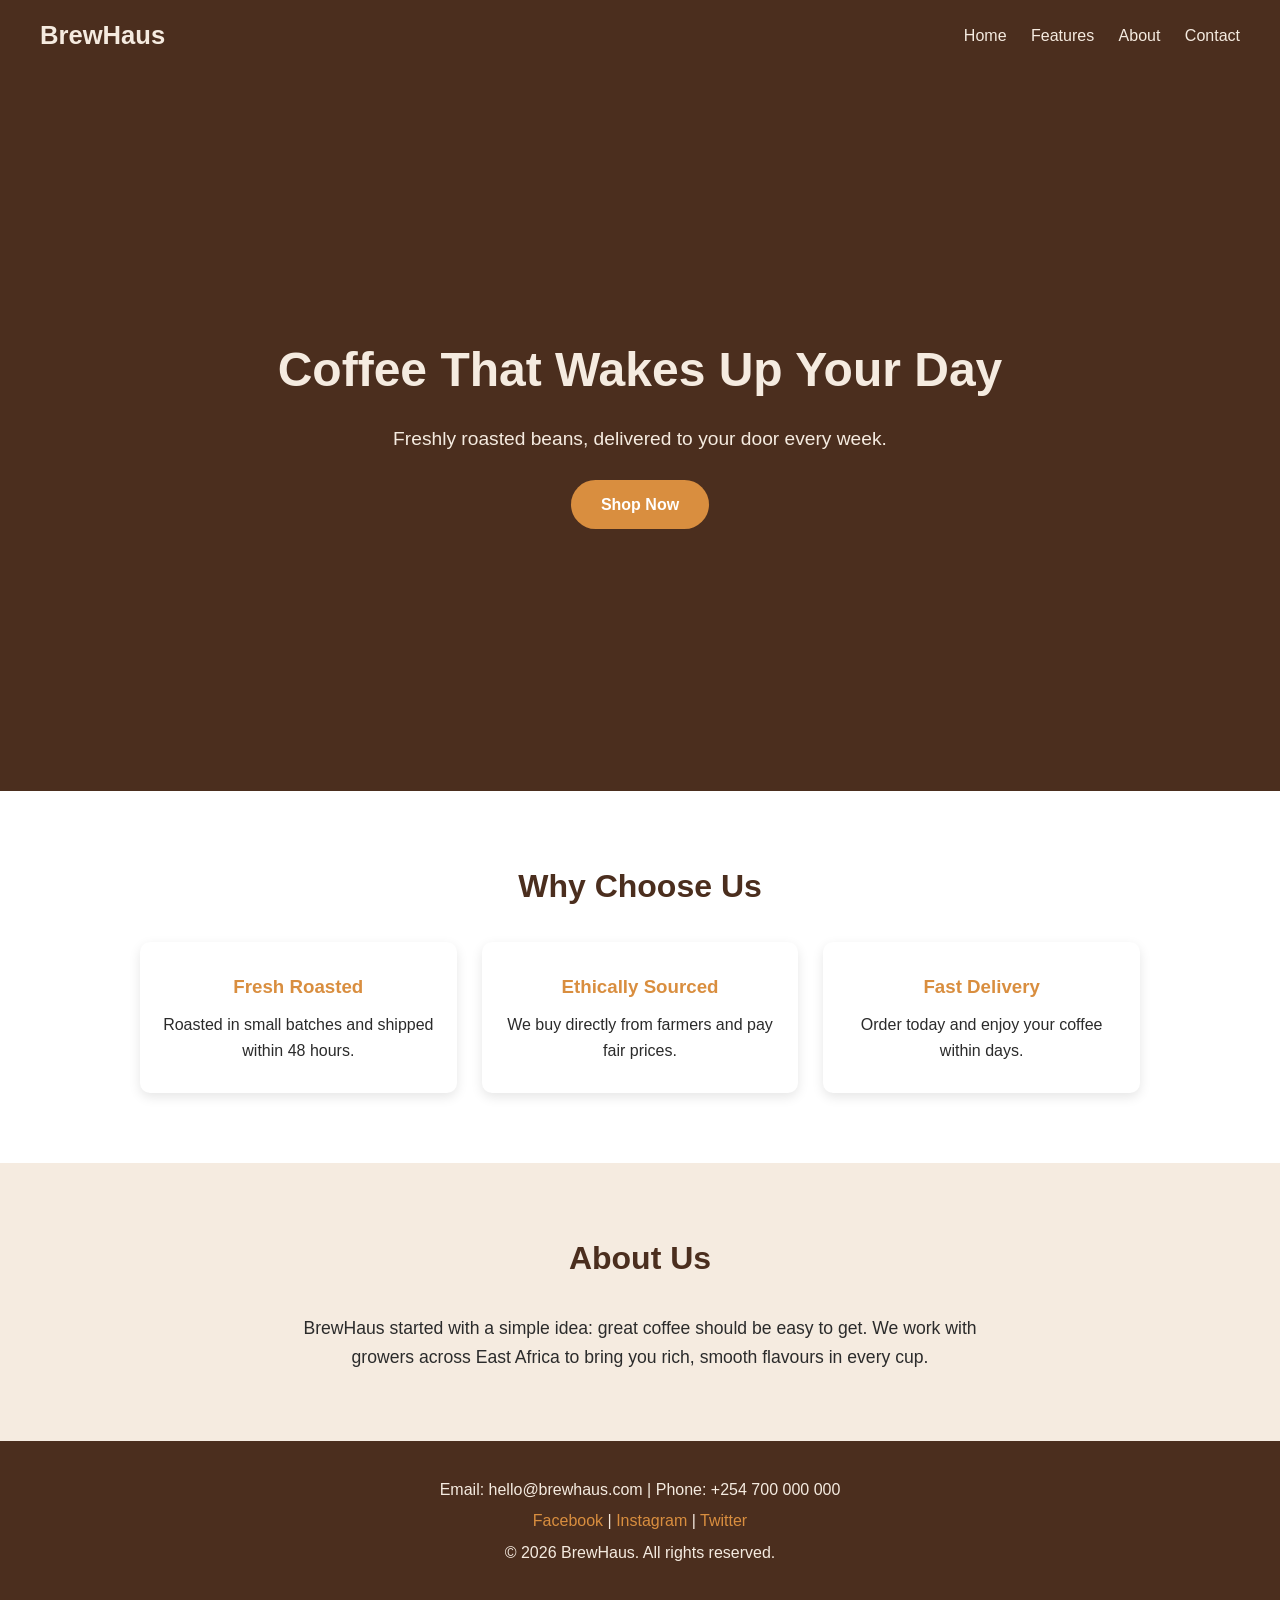
<file: WebDev-L1-LandingPage/index.html>
<!DOCTYPE html>
<html lang="en">
<head>
  <meta charset="UTF-8">
  <meta name="viewport" content="width=device-width, initial-scale=1.0">
  <title>BrewHaus | Fresh Coffee Roasters</title>
  <link rel="stylesheet" href="style.css">
</head>
<body>

  <header class="navbar">
    <div class="logo">BrewHaus</div>
    <nav>
      <a href="#home">Home</a>
      <a href="#features">Features</a>
      <a href="#about">About</a>
      <a href="#contact">Contact</a>
    </nav>
  </header>

  <section id="home" class="hero">
    <h1>Coffee That Wakes Up Your Day</h1>
    <p>Freshly roasted beans, delivered to your door every week.</p>
    <a href="#features" class="btn">Shop Now</a>
  </section>

  <section id="features" class="section">
    <h2>Why Choose Us</h2>
    <div class="cards">
      <div class="card">
        <h3>Fresh Roasted</h3>
        <p>Roasted in small batches and shipped within 48 hours.</p>
      </div>
      <div class="card">
        <h3>Ethically Sourced</h3>
        <p>We buy directly from farmers and pay fair prices.</p>
      </div>
      <div class="card">
        <h3>Fast Delivery</h3>
        <p>Order today and enjoy your coffee within days.</p>
      </div>
    </div>
  </section>

  <section id="about" class="section alt">
    <h2>About Us</h2>
    <p class="about-text">BrewHaus started with a simple idea: great coffee should be easy to get. We work with growers across East Africa to bring you rich, smooth flavours in every cup.</p>
  </section>

  <footer id="contact" class="footer">
    <p>Email: hello@brewhaus.com | Phone: +254 700 000 000</p>
    <p>
      <a href="#">Facebook</a> |
      <a href="#">Instagram</a> |
      <a href="#">Twitter</a>
    </p>
    <p>&copy; 2026 BrewHaus. All rights reserved.</p>
  </footer>

</body>
</html>
</file>
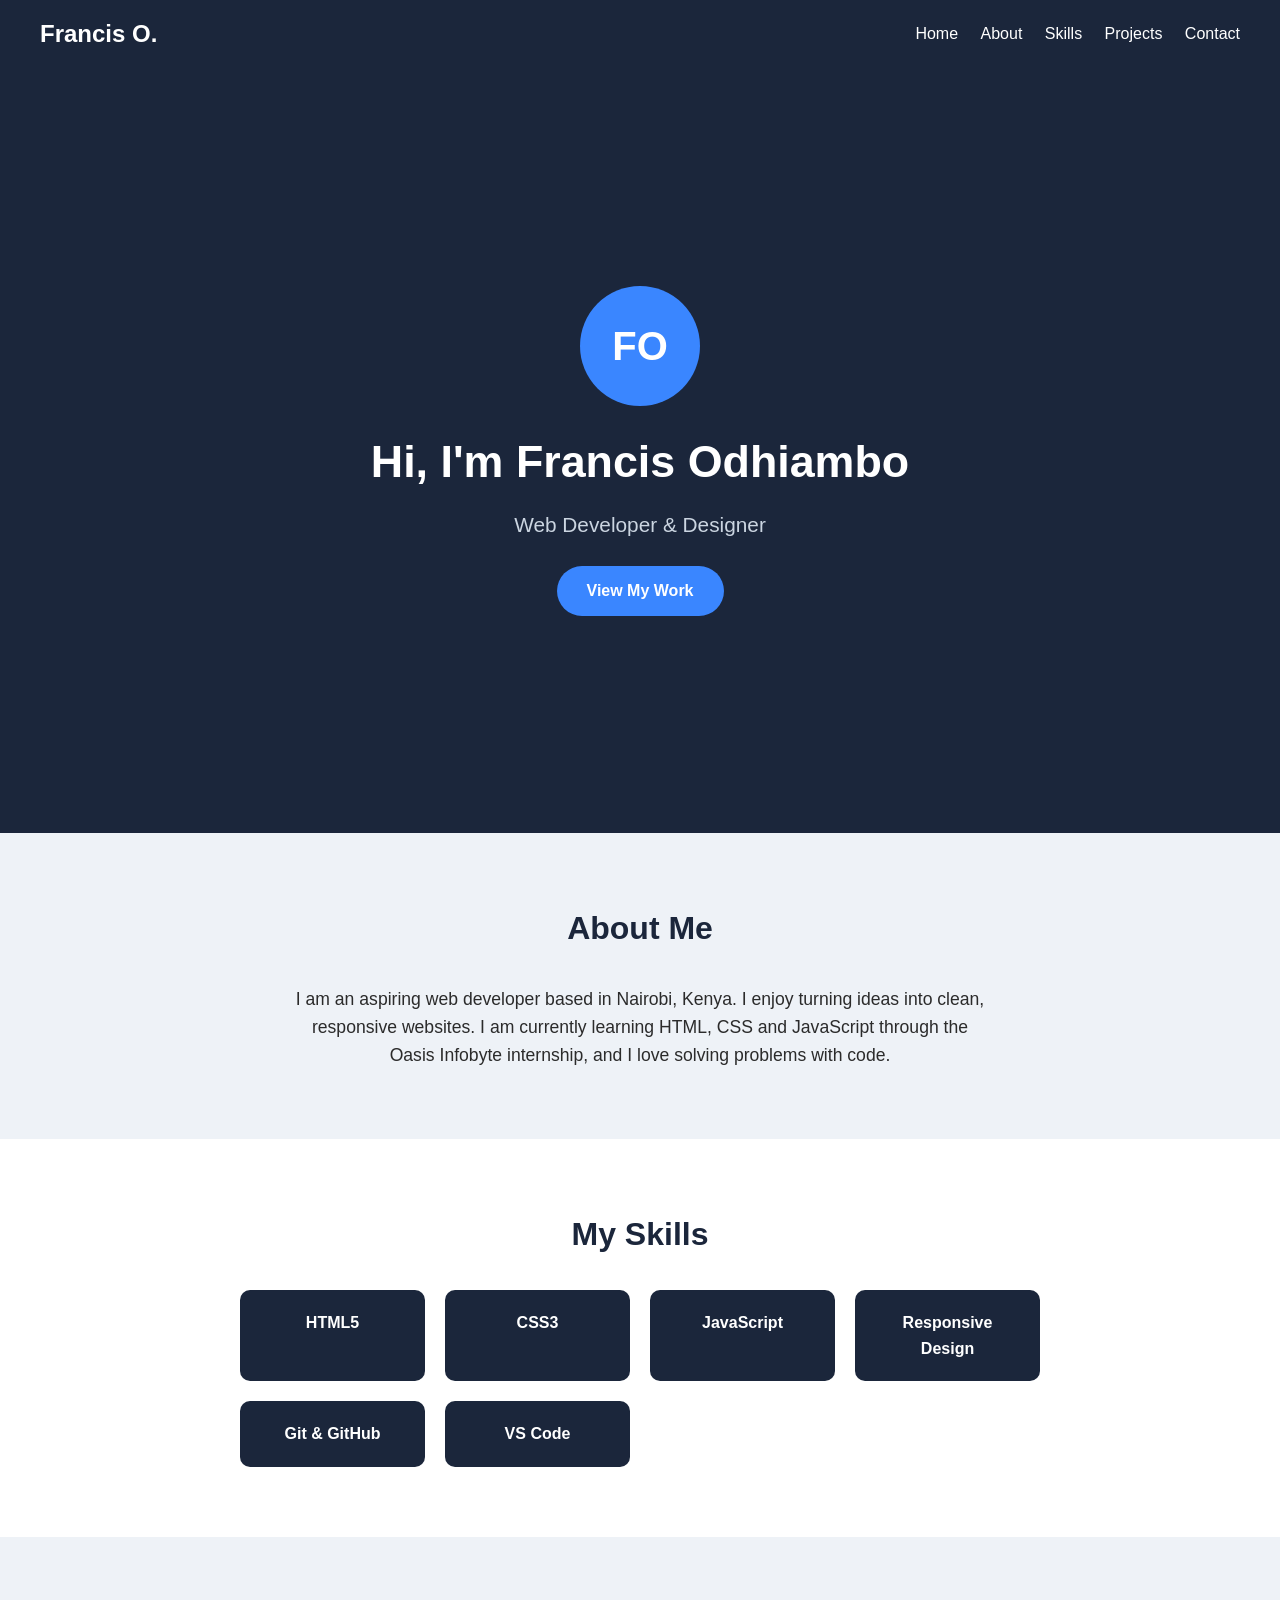
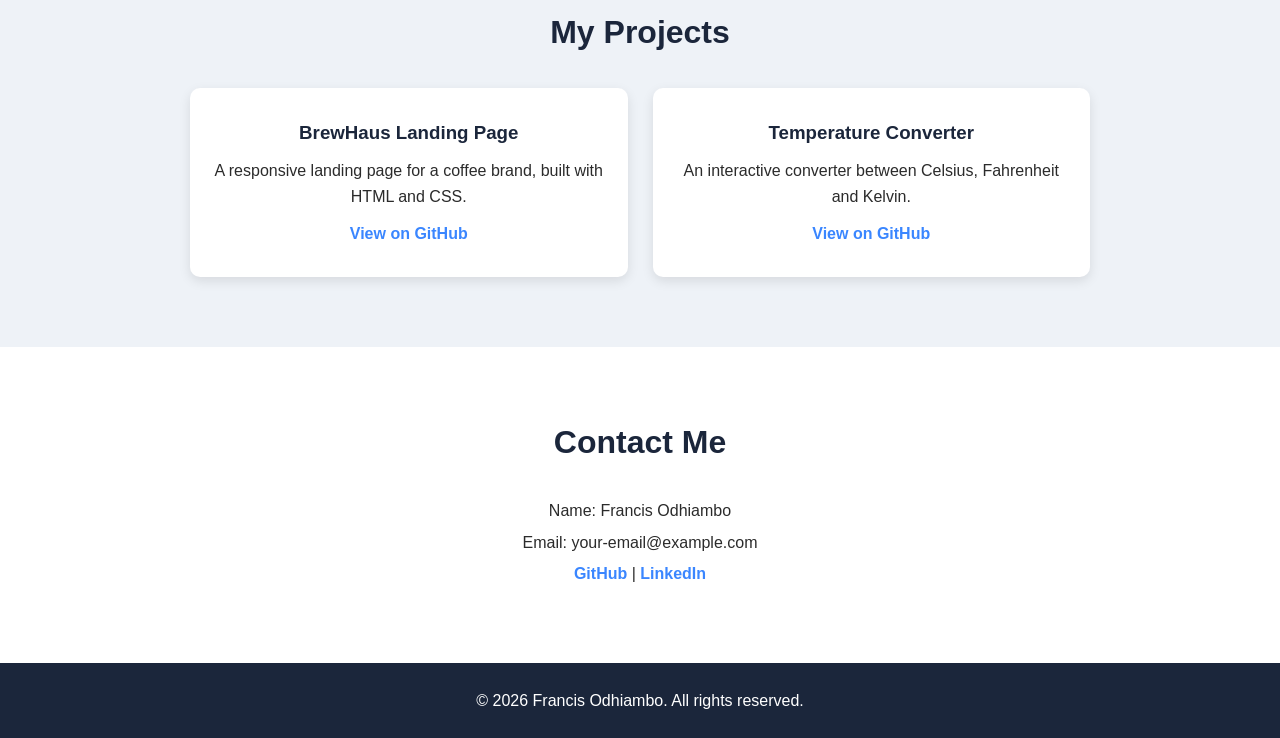
<file: WebDev-L1-Portfolio/index.html>
<!DOCTYPE html>
<html lang="en">
<head>
  <meta charset="UTF-8">
  <meta name="viewport" content="width=device-width, initial-scale=1.0">
  <title>Francis Odhiambo | Web Developer Portfolio</title>
  <link rel="stylesheet" href="style.css">
</head>
<body>

  <header class="navbar">
    <div class="logo">Francis O.</div>
    <nav>
      <a href="#home">Home</a>
      <a href="#about">About</a>
      <a href="#skills">Skills</a>
      <a href="#projects">Projects</a>
      <a href="#contact">Contact</a>
    </nav>
  </header>

  <section id="home" class="hero">
    <div class="avatar">FO</div>
    <h1>Hi, I'm Francis Odhiambo</h1>
    <p class="role">Web Developer &amp; Designer</p>
    <a href="#projects" class="btn">View My Work</a>
  </section>

  <section id="about" class="section alt">
    <h2>About Me</h2>
    <p class="about-text">I am an aspiring web developer based in Nairobi, Kenya. I enjoy turning ideas into clean, responsive websites. I am currently learning HTML, CSS and JavaScript through the Oasis Infobyte internship, and I love solving problems with code.</p>
  </section>

  <section id="skills" class="section">
    <h2>My Skills</h2>
    <div class="skills-grid">
      <div class="skill">HTML5</div>
      <div class="skill">CSS3</div>
      <div class="skill">JavaScript</div>
      <div class="skill">Responsive Design</div>
      <div class="skill">Git &amp; GitHub</div>
      <div class="skill">VS Code</div>
    </div>
  </section>

  <section id="projects" class="section alt">
    <h2>My Projects</h2>
    <div class="cards">
      <div class="card">
        <h3>BrewHaus Landing Page</h3>
        <p>A responsive landing page for a coffee brand, built with HTML and CSS.</p>
        <a href="https://github.com/Fra-odhiambo/OIBSIP" target="_blank">View on GitHub</a>
      </div>
      <div class="card">
        <h3>Temperature Converter</h3>
        <p>An interactive converter between Celsius, Fahrenheit and Kelvin.</p>
        <a href="https://github.com/Fra-odhiambo/OIBSIP" target="_blank">View on GitHub</a>
      </div>
    </div>
  </section>

  <section id="contact" class="section">
    <h2>Contact Me</h2>
    <p>Name: Francis Odhiambo</p>
    <p>Email: your-email@example.com</p>
    <p class="social">
      <a href="https://github.com/Fra-odhiambo" target="_blank">GitHub</a> |
      <a href="#" target="_blank">LinkedIn</a>
    </p>
  </section>

  <footer class="footer">
    <p>&copy; 2026 Francis Odhiambo. All rights reserved.</p>
  </footer>

</body>
</html>
</file>
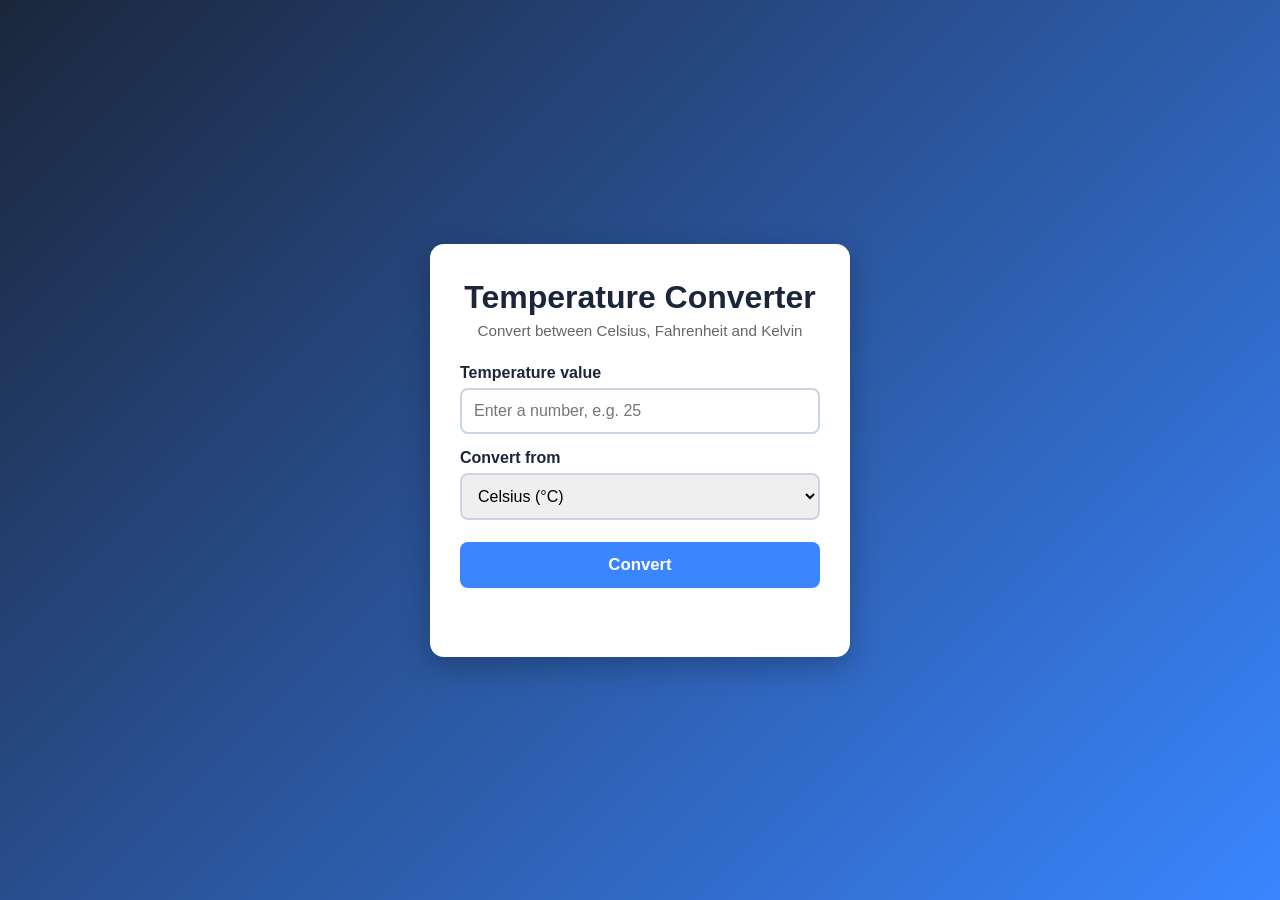
<file: WebDev-L1-TemperatureConverter/index.html>
<!DOCTYPE html>
<html lang="en">
<head>
  <meta charset="UTF-8">
  <meta name="viewport" content="width=device-width, initial-scale=1.0">
  <title>Temperature Converter</title>
  <link rel="stylesheet" href="style.css">
</head>
<body>

  <main class="container">
    <h1>Temperature Converter</h1>
    <p class="subtitle">Convert between Celsius, Fahrenheit and Kelvin</p>

    <label for="tempInput">Temperature value</label>
    <input type="text" id="tempInput" placeholder="Enter a number, e.g. 25" autocomplete="off">

    <label for="unitSelect">Convert from</label>
    <select id="unitSelect">
      <option value="C">Celsius (°C)</option>
      <option value="F">Fahrenheit (°F)</option>
      <option value="K">Kelvin (K)</option>
    </select>

    <button id="convertBtn">Convert</button>

    <p id="error" class="error"></p>

    <div id="results" class="results hidden">
      <div class="result-box">
        <span class="unit">Celsius</span>
        <span id="resC" class="value"></span>
      </div>
      <div class="result-box">
        <span class="unit">Fahrenheit</span>
        <span id="resF" class="value"></span>
      </div>
      <div class="result-box">
        <span class="unit">Kelvin</span>
        <span id="resK" class="value"></span>
      </div>
    </div>
  </main>

  <script src="script.js"></script>
</body>
</html>
</file>
<file: WebDev-L1-LandingPage/style.css>
* {
  box-sizing: border-box;
  margin: 0;
  padding: 0;
}

:root {
  --brown: #4b2e1e;
  --cream: #f5ebe0;
  --accent: #d98e3f;
  --text: #2b2b2b;
}

html {
  scroll-behavior: smooth;
}

body {
  font-family: Arial, Helvetica, sans-serif;
  color: var(--text);
  line-height: 1.6;
}

.navbar {
  position: sticky;
  top: 0;
  z-index: 10;
  display: flex;
  justify-content: space-between;
  align-items: center;
  flex-wrap: wrap;
  padding: 15px 40px;
  background: var(--brown);
}

.logo {
  color: var(--cream);
  font-size: 1.6rem;
  font-weight: bold;
}

.navbar nav a {
  color: var(--cream);
  text-decoration: none;
  margin-left: 20px;
}

.navbar nav a:hover {
  color: var(--accent);
}

.hero {
  display: flex;
  flex-direction: column;
  align-items: center;
  justify-content: center;
  text-align: center;
  min-height: 80vh;
  padding: 40px 20px;
  color: var(--cream);
  background: linear-gradient(rgba(75, 46, 30, 0.85), rgba(75, 46, 30, 0.85)), var(--brown);
}

.hero h1 {
  font-size: 3rem;
  margin-bottom: 15px;
}

.hero p {
  font-size: 1.2rem;
  margin-bottom: 25px;
}

.btn {
  background: var(--accent);
  color: #fff;
  padding: 12px 30px;
  border-radius: 30px;
  text-decoration: none;
  font-weight: bold;
}

.btn:hover {
  background: #b9741f;
}

.section {
  padding: 70px 40px;
  text-align: center;
}

.section h2 {
  font-size: 2rem;
  color: var(--brown);
  margin-bottom: 30px;
}

.alt {
  background: var(--cream);
}

.cards {
  display: grid;
  grid-template-columns: repeat(auto-fit, minmax(240px, 1fr));
  gap: 25px;
  max-width: 1000px;
  margin: 0 auto;
}

.card {
  background: #fff;
  padding: 30px 20px;
  border-radius: 10px;
  box-shadow: 0 4px 12px rgba(0, 0, 0, 0.1);
}

.card h3 {
  color: var(--accent);
  margin-bottom: 10px;
}

.about-text {
  max-width: 700px;
  margin: 0 auto;
  font-size: 1.1rem;
}

.footer {
  background: var(--brown);
  color: var(--cream);
  text-align: center;
  padding: 30px 20px;
}

.footer p {
  margin: 6px 0;
}

.footer a {
  color: var(--accent);
  text-decoration: none;
}

@media (max-width: 600px) {
  .navbar {
    flex-direction: column;
    padding: 12px 20px;
  }
  .navbar nav a {
    margin: 0 8px;
  }
  .hero h1 {
    font-size: 2rem;
  }
  .section {
    padding: 50px 20px;
  }
}
</file>
<file: WebDev-L1-Portfolio/style.css>
* {
  box-sizing: border-box;
  margin: 0;
  padding: 0;
}

:root {
  --navy: #1b263b;
  --blue: #3a86ff;
  --light: #eef2f7;
  --text: #2b2b2b;
}

html {
  scroll-behavior: smooth;
}

body {
  font-family: Arial, Helvetica, sans-serif;
  color: var(--text);
  line-height: 1.6;
}

.navbar {
  position: sticky;
  top: 0;
  z-index: 10;
  display: flex;
  justify-content: space-between;
  align-items: center;
  flex-wrap: wrap;
  padding: 15px 40px;
  background: var(--navy);
}

.logo {
  color: #fff;
  font-size: 1.5rem;
  font-weight: bold;
}

.navbar nav a {
  color: #fff;
  text-decoration: none;
  margin-left: 18px;
}

.navbar nav a:hover {
  color: var(--blue);
}

.hero {
  display: flex;
  flex-direction: column;
  align-items: center;
  justify-content: center;
  text-align: center;
  min-height: 85vh;
  padding: 40px 20px;
  color: #fff;
  background: var(--navy);
}

.avatar {
  width: 120px;
  height: 120px;
  border-radius: 50%;
  background: var(--blue);
  display: flex;
  align-items: center;
  justify-content: center;
  font-size: 2.5rem;
  font-weight: bold;
  margin-bottom: 20px;
}

.hero h1 {
  font-size: 2.8rem;
  margin-bottom: 10px;
}

.role {
  font-size: 1.3rem;
  margin-bottom: 25px;
  color: #cbd5e1;
}

.btn {
  background: var(--blue);
  color: #fff;
  padding: 12px 30px;
  border-radius: 30px;
  text-decoration: none;
  font-weight: bold;
}

.btn:hover {
  background: #2563eb;
}

.section {
  padding: 70px 40px;
  text-align: center;
}

.section h2 {
  font-size: 2rem;
  color: var(--navy);
  margin-bottom: 30px;
}

.alt {
  background: var(--light);
}

.about-text {
  max-width: 700px;
  margin: 0 auto;
  font-size: 1.1rem;
}

.skills-grid {
  display: grid;
  grid-template-columns: repeat(auto-fit, minmax(150px, 1fr));
  gap: 20px;
  max-width: 800px;
  margin: 0 auto;
}

.skill {
  background: var(--navy);
  color: #fff;
  padding: 20px;
  border-radius: 10px;
  font-weight: bold;
}

.cards {
  display: grid;
  grid-template-columns: repeat(auto-fit, minmax(260px, 1fr));
  gap: 25px;
  max-width: 900px;
  margin: 0 auto;
}

.card {
  background: #fff;
  padding: 30px 20px;
  border-radius: 10px;
  box-shadow: 0 4px 12px rgba(0, 0, 0, 0.1);
}

.card h3 {
  color: var(--navy);
  margin-bottom: 10px;
}

.card a,
.social a {
  color: var(--blue);
  text-decoration: none;
  font-weight: bold;
}

.card a {
  display: inline-block;
  margin-top: 12px;
}

#contact p {
  margin: 6px 0;
}

.footer {
  background: var(--navy);
  color: #fff;
  text-align: center;
  padding: 25px 20px;
}

@media (max-width: 650px) {
  .navbar {
    flex-direction: column;
    padding: 12px 20px;
  }
  .navbar nav a {
    margin: 0 8px;
    font-size: 0.9rem;
  }
  .hero h1 {
    font-size: 2rem;
  }
  .section {
    padding: 50px 20px;
  }
}
</file>
<file: WebDev-L1-TemperatureConverter/style.css>
* {
  box-sizing: border-box;
  margin: 0;
  padding: 0;
}

body {
  font-family: Arial, Helvetica, sans-serif;
  background: linear-gradient(135deg, #1b263b, #3a86ff);
  min-height: 100vh;
  display: flex;
  align-items: center;
  justify-content: center;
  padding: 20px;
}

.container {
  background: #fff;
  width: 100%;
  max-width: 420px;
  padding: 35px 30px;
  border-radius: 14px;
  box-shadow: 0 10px 30px rgba(0, 0, 0, 0.25);
  text-align: center;
}

h1 {
  color: #1b263b;
  margin-bottom: 6px;
}

.subtitle {
  color: #666;
  margin-bottom: 25px;
  font-size: 0.95rem;
}

label {
  display: block;
  text-align: left;
  font-weight: bold;
  color: #1b263b;
  margin: 15px 0 6px;
}

input,
select {
  width: 100%;
  padding: 12px;
  font-size: 1rem;
  border: 2px solid #cbd5e1;
  border-radius: 8px;
}

input:focus,
select:focus {
  outline: none;
  border-color: #3a86ff;
}

button {
  width: 100%;
  margin-top: 22px;
  padding: 13px;
  font-size: 1.05rem;
  font-weight: bold;
  color: #fff;
  background: #3a86ff;
  border: none;
  border-radius: 8px;
  cursor: pointer;
}

button:hover {
  background: #2563eb;
}

.error {
  color: #d62828;
  margin-top: 14px;
  min-height: 20px;
  font-weight: bold;
}

.results {
  margin-top: 10px;
}

.hidden {
  display: none;
}

.result-box {
  display: flex;
  justify-content: space-between;
  background: #eef2f7;
  padding: 12px 16px;
  border-radius: 8px;
  margin-top: 10px;
}

.unit {
  color: #1b263b;
  font-weight: bold;
}

.value {
  color: #3a86ff;
  font-weight: bold;
}
</file>
